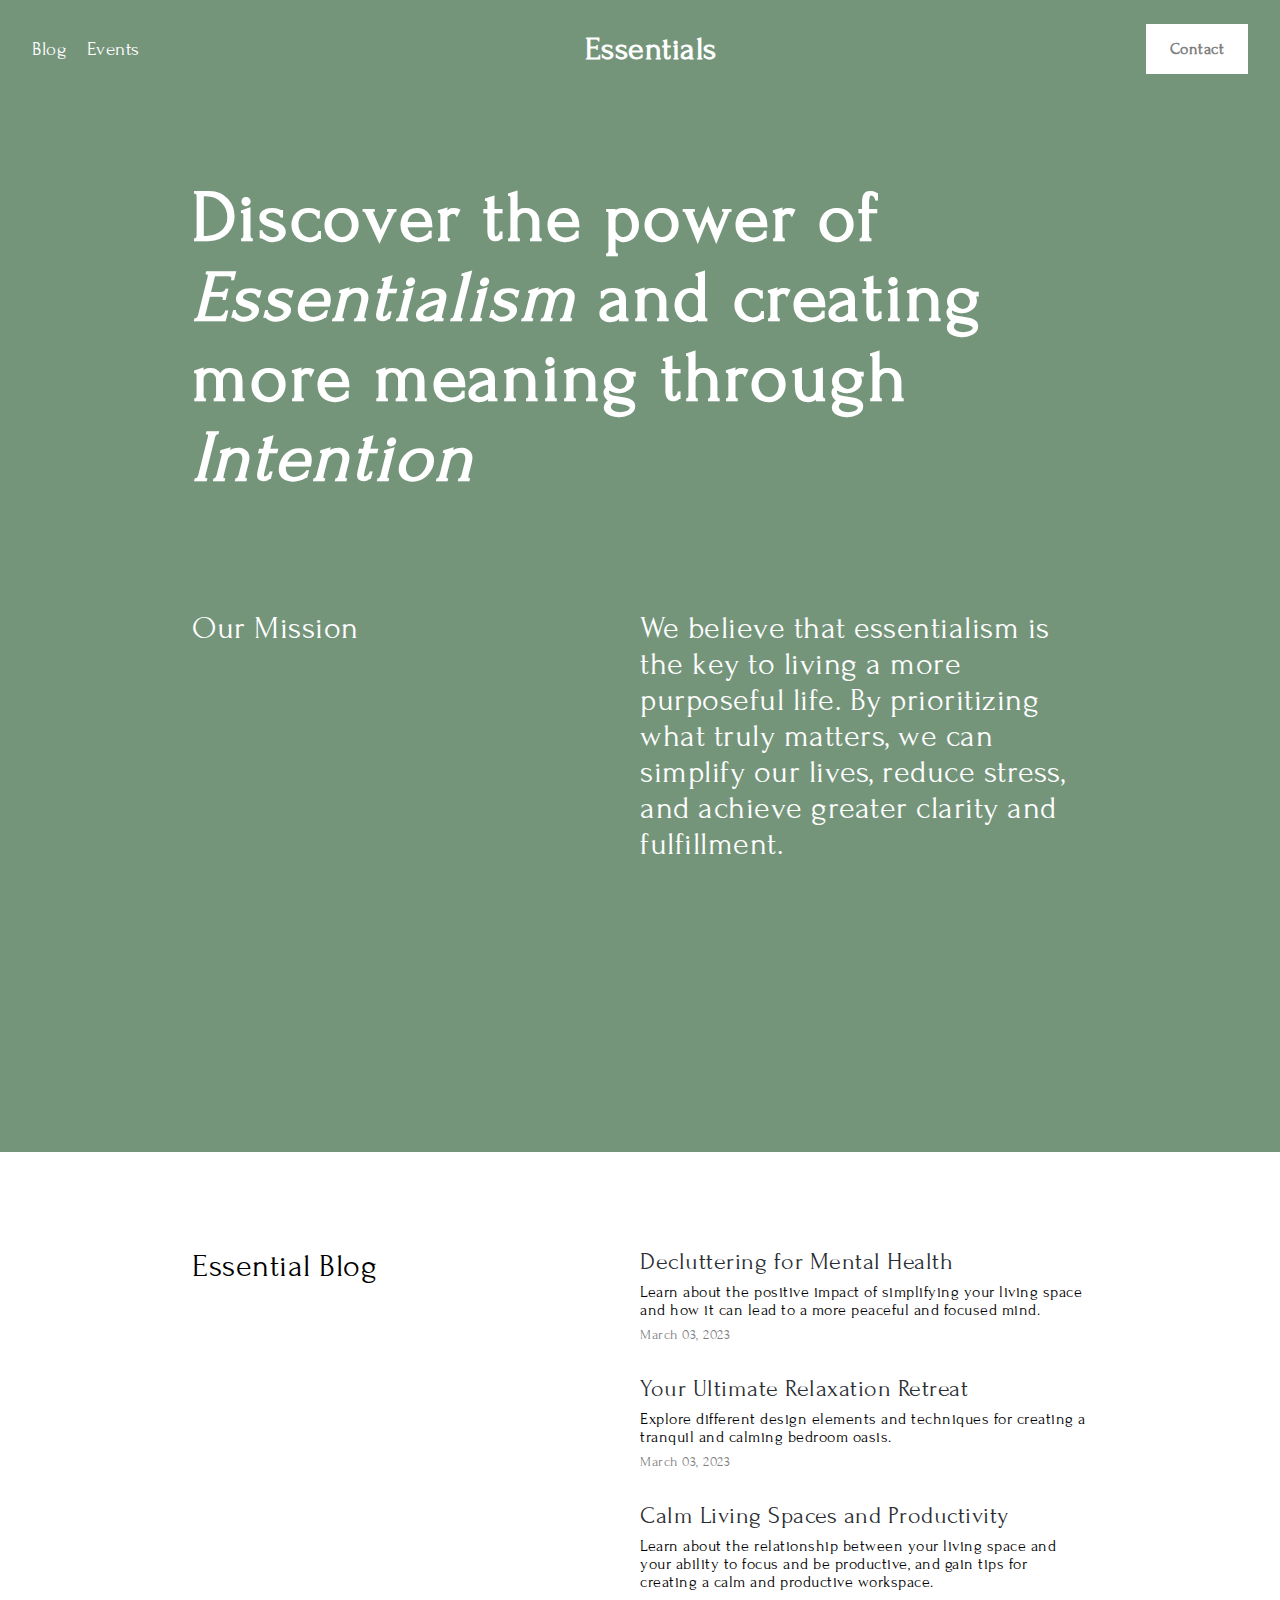
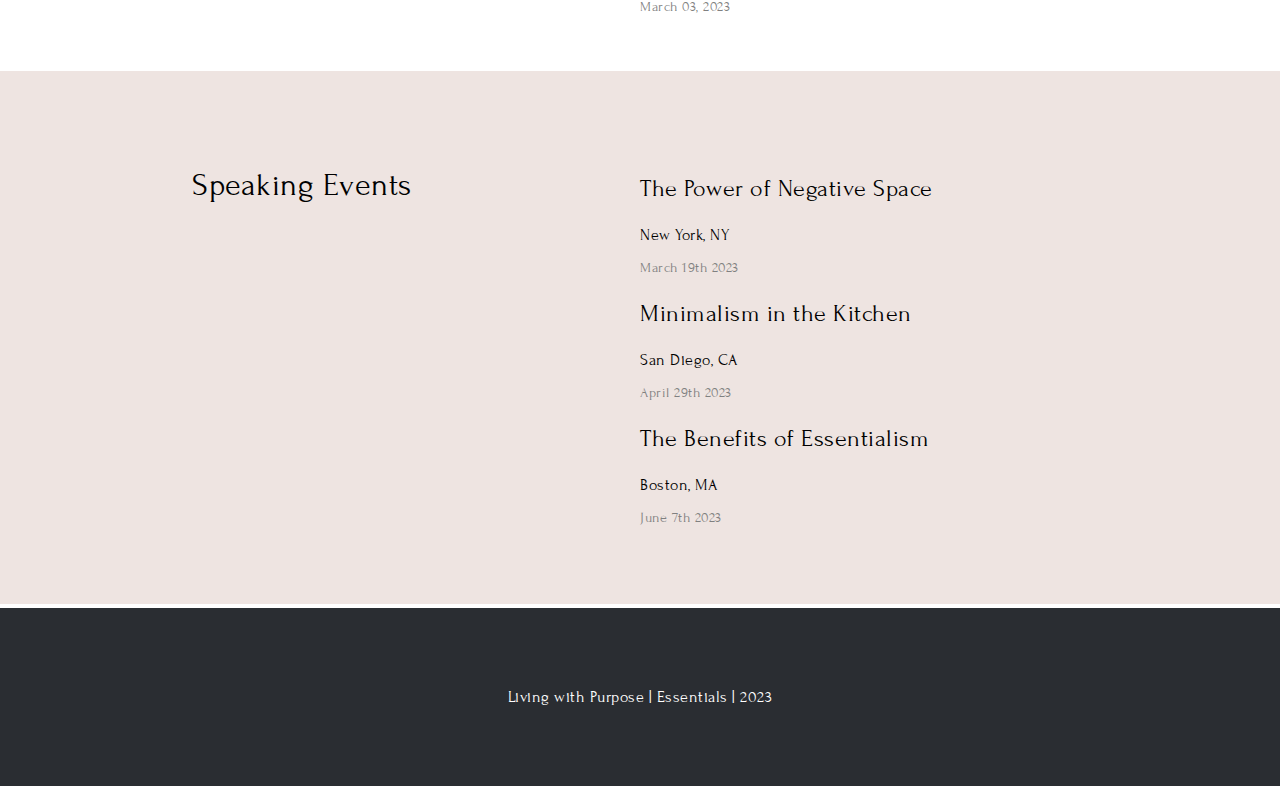
<file: index.html>
<!DOCTYPE html>
<html lang="en">
  <head>
    <meta charset="UTF-8" />
    <meta http-equiv="X-UA-Compatible" content="IE=edge" />
    <meta name="viewport" content="width=device-width, initial-scale=1.0" />
    <link rel="preconnect" href="https://fonts.googleapis.com" />
    <link rel="preconnect" href="https://fonts.gstatic.com" crossorigin />
    <link
      href="https://fonts.googleapis.com/css2?family=Forum&family=Open+Sans:wght@300;400;600;700&display=swap"
      rel="stylesheet"
    />
    <link rel="stylesheet" href="style.css" />
    <title>The Essential Blog</title>
  </head>
  <body>
    <section class="hero">
      <header class="navbar">
        <nav class="links">
          <a href="#blog">Blog</a>
          <a href="#events">Events</a>
        </nav>
        <p class="logo">Essentials</p>
        <a class="contact" href="#">Contact</a>
      </header>
      <div class="content">
        <h1 class="tagline">
          Discover the power of <em>Essentialism</em> and creating more meaning
          through <em>Intention</em>
        </h1>
        <div class="dual-column">
          <p class="section-heading">Our Mission</p>
          <p>
            We believe that essentialism is the key to living a more purposeful
            life. By prioritizing what truly matters, we can simplify our lives,
            reduce stress, and achieve greater clarity and fulfillment.
          </p>
        </div>
      </div>
    </section>
    <section id="blog" class="blog-section">
      <div class="blog-section-content">
        <div class="dual-column">
          <p class="section-heading">Essential Blog</p>
          <div class="blog-posts">
            <p class="blog-title">
              <a href="blog.html">Decluttering for Mental Health</a>
            </p>
            <p class="blog-text">
              Learn about the positive impact of simplifying your living space
              and how it can lead to a more peaceful and focused mind.
            </p>
            <p class="blog-date">March 03, 2023</p>

            <p class="blog-title">Your Ultimate Relaxation Retreat</p>
            <p class="blog-text">
              Explore different design elements and techniques for creating a
              tranquil and calming bedroom oasis.
            </p>
            <p class="blog-date">March 03, 2023</p>

            <p class="blog-title">Calm Living Spaces and Productivity</p>
            <p class="blog-text">
              Learn about the relationship between your living space and your
              ability to focus and be productive, and gain tips for creating a
              calm and productive workspace.
            </p>
            <p class="blog-date">March 03, 2023</p>
          </div>
        </div>
      </div>
    </section>
    <section id="events" class="events-section">
      <div class="events-content">
        <div class="dual-column">
          <p class="section-heading">Speaking Events</p>
          <div class="events-card">
            <p class="event-title">The Power of Negative Space</p>
            <p class="event-location">New York, NY</p>
            <p class="event-date">March 19th 2023</p>
            <p class="event-title">Minimalism in the Kitchen</p>
            <p class="event-location">San Diego, CA</p>
            <p class="event-date">April 29th 2023</p>
            <p class="event-title">The Benefits of Essentialism</p>
            <p class="event-location">Boston, MA</p>
            <p class="event-date">June 7th 2023</p>
          </div>
        </div>
      </div>
    </section>
    <footer class="footer-content">
      <p>Living with Purpose | Essentials | 2023</p>
    </footer>
  </body>
</html>
</file>
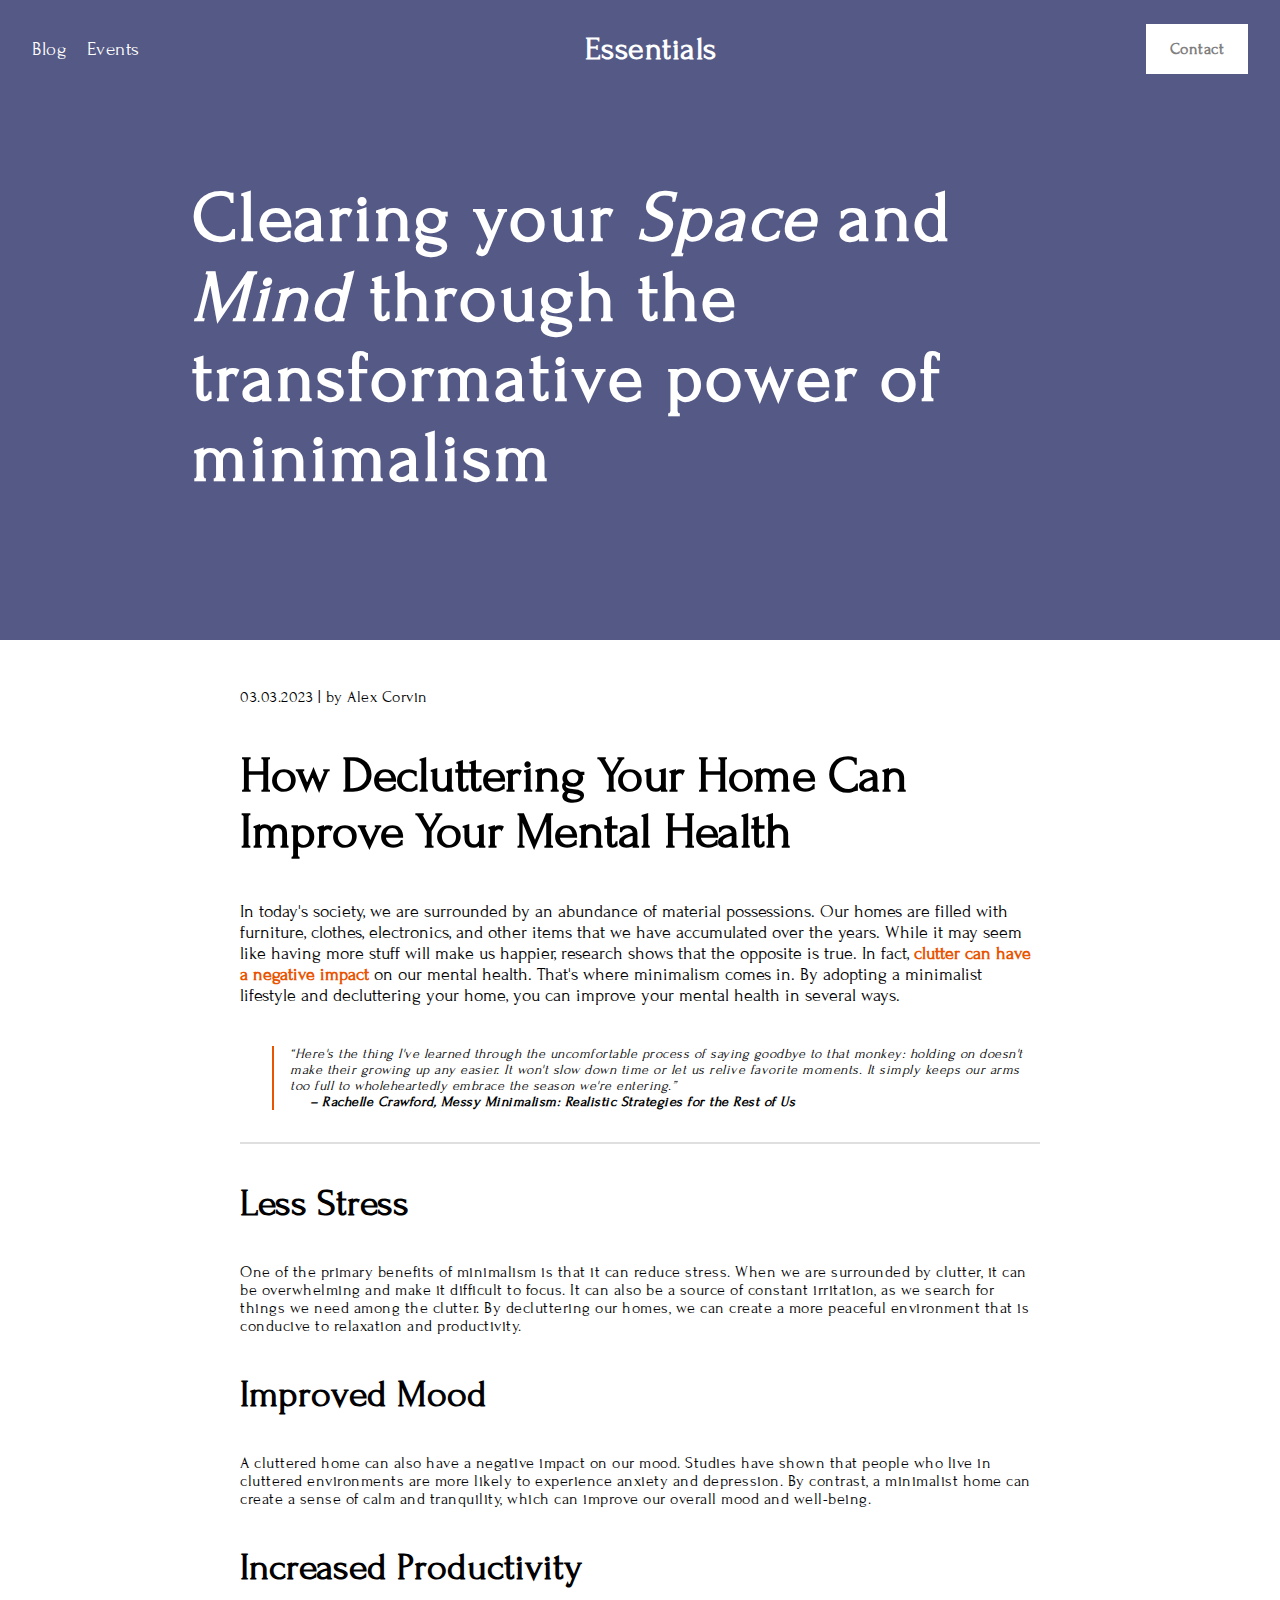
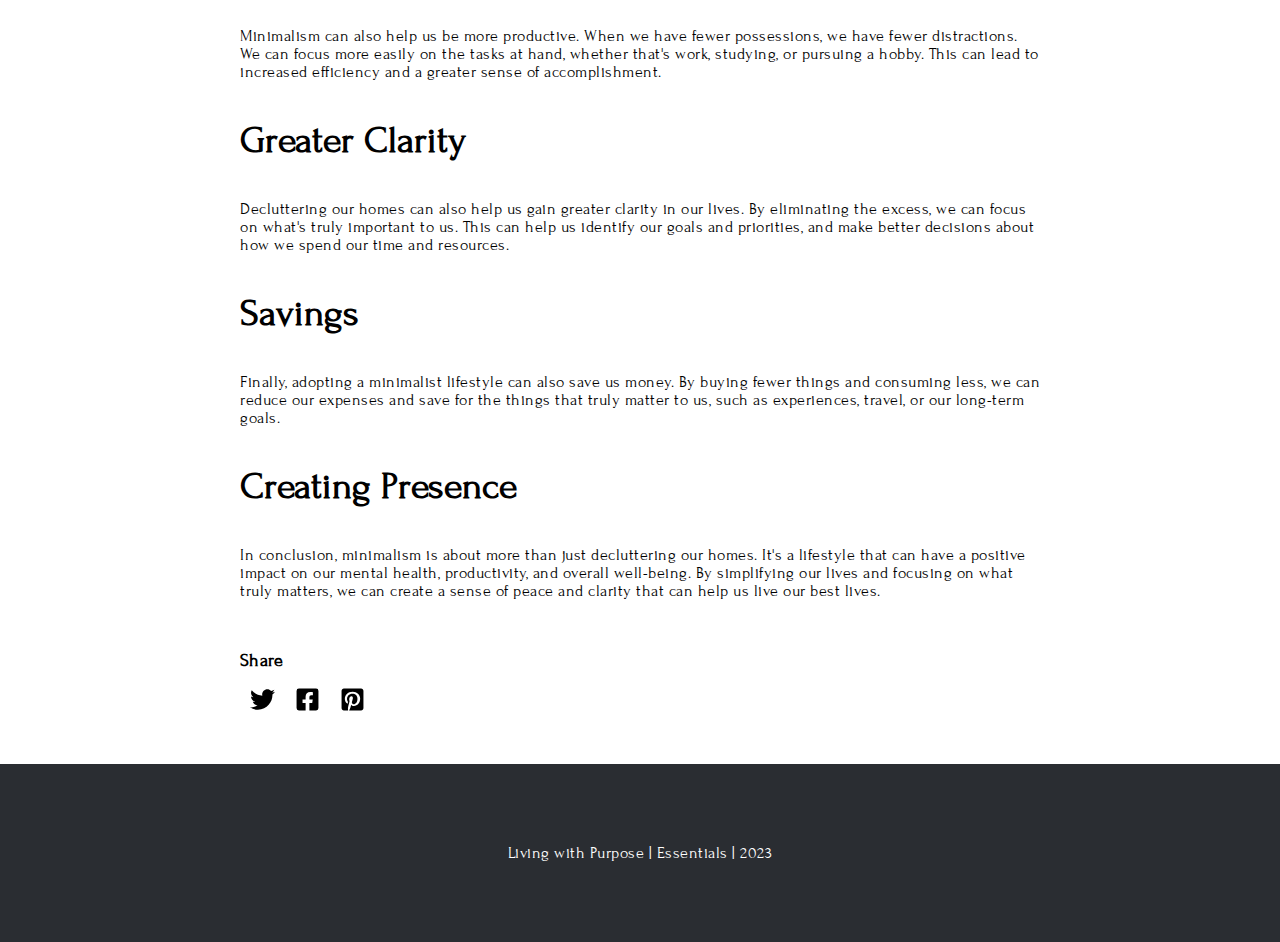
<file: blog.html>
<!DOCTYPE html>
<html lang="en">
  <head>
    <meta charset="UTF-8" />
    <meta http-equiv="X-UA-Compatible" content="IE=edge" />
    <meta name="viewport" content="width=device-width, initial-scale=1.0" />
    <link rel="preconnect" href="https://fonts.googleapis.com">
    <link rel="preconnect" href="https://fonts.gstatic.com" crossorigin>
    <link href="https://fonts.googleapis.com/css2?family=Forum&family=Open+Sans:wght@300;400;600;700&display=swap" rel="stylesheet"> 
    <link rel="stylesheet" href="style.css">
    <title>Essential Blog Post</title>
  </head>
  <body>
    <section class="blog-hero">
      <header class="navbar">
        <nav class="links">
          <a href="#blog">Blog</a>
          <a href="#events">Events</a>
        </nav>
        <p class="logo">Essentials</p>
        <a class="contact" href="#">Contact</a>
      </header>
      <div class="content">
        <h1 class="tagline">
          Clearing your <em>Space</em> and <em>Mind</em> through the transformative power of minimalism
        </h1>
      </div>
    </section>
    <div class="blog-content">
      <p class="blog-info">03.03.2023 | <span>by Alex Corvin</span></p>
      <h2>How Decluttering Your Home Can Improve Your Mental Health</h2>
      <p class="blog-headline">
        In today's society, we are surrounded by an abundance of material possessions. Our homes are filled with furniture, clothes, electronics, and other items that we have accumulated over the years. While it may seem like having more stuff will make us happier, research shows that the opposite is true. In fact, <span class="callout">clutter can have a negative impact</span> on our mental health. That's where minimalism comes in. By adopting a minimalist lifestyle and decluttering your home, you can improve your mental health in several ways.
      </p>
      <blockquote class="quote">
        “Here's the thing I've learned through the uncomfortable process of saying goodbye to that monkey: holding on doesn't make their growing up any easier. It won't slow down time or let us relive favorite moments. It simply keeps our arms too full to wholeheartedly embrace the season we're entering.” 
        <cite>– Rachelle Crawford, <em>Messy Minimalism: Realistic Strategies for the Rest of Us</em></cite>
      </blockquote>
      <hr />
      <h3>Less Stress</h3>
      <p>
        One of the primary benefits of minimalism is that it can reduce stress. When we are surrounded by clutter, it can be overwhelming and make it difficult to focus. It can also be a source of constant irritation, as we search for things we need among the clutter. By decluttering our homes, we can create a more peaceful environment that is conducive to relaxation and productivity.</p>
      </p>
      <h3>Improved Mood</h3>
      <p>A cluttered home can also have a negative impact on our mood. Studies have shown that people who live in cluttered environments are more likely to experience anxiety and depression. By contrast, a minimalist home can create a sense of calm and tranquility, which can improve our overall mood and well-being.</p>
      <h3>Increased Productivity</h3>
      <p>Minimalism can also help us be more productive. When we have fewer possessions, we have fewer distractions. We can focus more easily on the tasks at hand, whether that's work, studying, or pursuing a hobby. This can lead to increased efficiency and a greater sense of accomplishment.</p>
      <h3>Greater Clarity</h3>
      <p>Decluttering our homes can also help us gain greater clarity in our lives. By eliminating the excess, we can focus on what's truly important to us. This can help us identify our goals and priorities, and make better decisions about how we spend our time and resources.</p>

      <h3>Savings</h3>

      <p>Finally, adopting a minimalist lifestyle can also save us money. By buying fewer things and consuming less, we can reduce our expenses and save for the things that truly matter to us, such as experiences, travel, or our long-term goals.</p>

      <h3>Creating Presence</h3>

      <p>In conclusion, minimalism is about more than just decluttering our homes. It's a lifestyle that can have a positive impact on our mental health, productivity, and overall well-being. By simplifying our lives and focusing on what truly matters, we can create a sense of peace and clarity that can help us live our best lives.</p>
    
    <h4 class="share-title">Share</h4>
    <div class="share-icons">
      <!-- Twitter -->
      <p class="share-icon"><svg xmlns="http://www.w3.org/2000/svg" viewBox="0 0 512 512"><!--! Font Awesome Pro 6.3.0 by @fontawesome - https://fontawesome.com License - https://fontawesome.com/license (Commercial License) Copyright 2023 Fonticons, Inc. --><path d="M459.37 151.716c.325 4.548.325 9.097.325 13.645 0 138.72-105.583 298.558-298.558 298.558-59.452 0-114.68-17.219-161.137-47.106 8.447.974 16.568 1.299 25.34 1.299 49.055 0 94.213-16.568 130.274-44.832-46.132-.975-84.792-31.188-98.112-72.772 6.498.974 12.995 1.624 19.818 1.624 9.421 0 18.843-1.3 27.614-3.573-48.081-9.747-84.143-51.98-84.143-102.985v-1.299c13.969 7.797 30.214 12.67 47.431 13.319-28.264-18.843-46.781-51.005-46.781-87.391 0-19.492 5.197-37.36 14.294-52.954 51.655 63.675 129.3 105.258 216.365 109.807-1.624-7.797-2.599-15.918-2.599-24.04 0-57.828 46.782-104.934 104.934-104.934 30.213 0 57.502 12.67 76.67 33.137 23.715-4.548 46.456-13.32 66.599-25.34-7.798 24.366-24.366 44.833-46.132 57.827 21.117-2.273 41.584-8.122 60.426-16.243-14.292 20.791-32.161 39.308-52.628 54.253z"/></svg></p>
      <!-- Facebook -->
      <p class="share-icon"><svg xmlns="http://www.w3.org/2000/svg" viewBox="0 0 448 512"><!--! Font Awesome Pro 6.3.0 by @fontawesome - https://fontawesome.com License - https://fontawesome.com/license (Commercial License) Copyright 2023 Fonticons, Inc. --><path d="M400 32H48A48 48 0 0 0 0 80v352a48 48 0 0 0 48 48h137.25V327.69h-63V256h63v-54.64c0-62.15 37-96.48 93.67-96.48 27.14 0 55.52 4.84 55.52 4.84v61h-31.27c-30.81 0-40.42 19.12-40.42 38.73V256h68.78l-11 71.69h-57.78V480H400a48 48 0 0 0 48-48V80a48 48 0 0 0-48-48z"/></svg></p>
      <!-- Pinterest -->
      <p class="share-icon"><svg xmlns="http://www.w3.org/2000/svg" viewBox="0 0 448 512"><!--! Font Awesome Pro 6.3.0 by @fontawesome - https://fontawesome.com License - https://fontawesome.com/license (Commercial License) Copyright 2023 Fonticons, Inc. --><path d="M448 80v352c0 26.5-21.5 48-48 48H154.4c9.8-16.4 22.4-40 27.4-59.3 3-11.5 15.3-58.4 15.3-58.4 8 15.3 31.4 28.2 56.3 28.2 74.1 0 127.4-68.1 127.4-152.7 0-81.1-66.2-141.8-151.4-141.8-106 0-162.2 71.1-162.2 148.6 0 36 19.2 80.8 49.8 95.1 4.7 2.2 7.1 1.2 8.2-3.3.8-3.4 5-20.1 6.8-27.8.6-2.5.3-4.6-1.7-7-10.1-12.3-18.3-34.9-18.3-56 0-54.2 41-106.6 110.9-106.6 60.3 0 102.6 41.1 102.6 99.9 0 66.4-33.5 112.4-77.2 112.4-24.1 0-42.1-19.9-36.4-44.4 6.9-29.2 20.3-60.7 20.3-81.8 0-53-75.5-45.7-75.5 25 0 21.7 7.3 36.5 7.3 36.5-31.4 132.8-36.1 134.5-29.6 192.6l2.2.8H48c-26.5 0-48-21.5-48-48V80c0-26.5 21.5-48 48-48h352c26.5 0 48 21.5 48 48z"/></svg></p>
    </div>
  </div>
    <footer class="footer-content">
      <p>Living with Purpose | Essentials | 2023</p>
    </footer>
  </body>
</html>
</file>
<file: style.css>
body {
  margin: 0;
  padding: 0;
  letter-spacing: 0.5px;
  font-family: 'Forum', serif;
}
.hero {
  background-color: #75957b;
  min-height: 90vw;
  color: white;
  display: inline-block;
}
.blog-hero {
  background-color: #545985;
  min-height: 50vw;
  color: white;
  display: inline-block;
}
.navbar {
  display: flex;
  justify-content: space-between;
  align-items: center;
  color: white;
  padding: 24px 32px;
}
.navbar .links a {
  color: white;
  text-decoration: none;
  margin-right: 16px;
  font-size: 1.2rem;
}
.navbar p {
  font-size: 2rem;
  font-weight: bold;
  margin: 0;
}
.navbar .contact {
  background-color: white;
  color: gray;
  font-weight: bold;
  padding: 16px 24px;
  text-decoration: none;
}
.navbar .contact:hover {
  opacity: 0.8;
}
.tagline {
  color: white;
  font-size: 4.5rem;
  letter-spacing: 2px;
  padding: 32px 0;
}
.hero .content,
.blog-hero .content {
  padding: 0 15%;
}
.dual-column {
  font-size: 2rem;
}
.dual-column > p {
  width: 50%;
  box-sizing: border-box;
  float: left;
}
.blog-section {
  background-color: white;
  padding: 64px 0;
}
.blog-section-content {
  padding: 0 15%;
}
.dual-column .blog-posts {
  width: 50%;
  float: left;
}
.blog-title {
  font-size: 1.5rem;
  color: #2a2d32;
}
.blog-title a {
  text-decoration: none;
  color: #2a2d32;
}
.blog-text {
  font-size: 1rem;
}
.blog-posts {
  margin: 24px 0;
}
.blog-posts .blog-date {
  font-size: 0.9rem;
  color: gray;
  margin-bottom: 32px;
}
.blog-posts p {
  margin: 8px 0;
}
.events-section {
  background-color: #eee4e1;
  padding: 64px 0;
  display: inline-block;
  width: 100%;
}
.events-content {
  padding: 0 15%;
}
.events-card {
  width: 50%;
  float: left;
  margin-top: 16px;
}
.event-title {
  font-size: 1.5rem;
}
.event-location {
  font-size: 1rem;
}
.events-card .event-date {
  font-size: 0.9rem;
  color: gray;
}
footer {
  background-color: #2a2d32;
  color: white;
  padding: 64px;
}
.footer-content {
  text-align: center;
  color: white;
}
footer a img {
  color: white;
}
/* Blog Page */
.blog-content h2 {
  font-size: 50px;
  letter-spacing: -0.5px;
}
.blog-content h3 {
  font-size: 38px;
  letter-spacing: 0px;
}
.blog-content h4 {
  font-size: 18px;
  letter-spacing: 0.25px;
}
.blog-content {
  max-width: 800px;
  margin: 0 auto;
  padding: 32px;
}
.blog-content hr {
  border: 1px solid rgba(174, 174, 174, 0.4);
}
.info {
  text-align: center;
  text-transform: uppercase;
  font-family: Bitter, serif;
  font-weight: bold;
  font-size: 14px;
}
.info span {
  color: #e95400;
  letter-spacing: 1.5px;
}
.blog-headline {
  font-weight: 500;
  letter-spacing: 0;
  margin: 40px 0;
  font-size: 18px;
}
.callout {
  color: #e95400;
  font-weight: 600;
}
.quote {
  font-style: italic;
  font-size: 14px;
  border-left: 2px solid #e95400;
  padding-left: 16px;
  margin: 32px 0 32px 32px;
}
.quote cite {
  display: block;
  font-weight: bold;
  margin-left: 20px;
}
.share-title {
  margin: 50px 0;
  margin-bottom: 0;
}
.share-icons {
  display: flex;
}
.share-icon svg {
  fill: #000;
  width: 25px;
  height: 25px;
  margin: 0 10px;
  transform: scale(1);
}
/* Media queries */
@media only screen and (max-width: 1000px) {
  .hero .content,
  .blog-hero .content,
  .blog-content,
  .events-content {
    padding: 0 5%;
  }
  .tagline {
    font-size: 3.5rem;
  }
}
@media only screen and (max-width: 750px) {
  .tagline {
    font-size: 3.5rem;
  }
  .dual-column > p,
  .dual-column .skills,
  .dual-column .blog-posts {
    width: 100%;
  }
  .section-heading {
    font-weight: bold;
    font-size: 2.5rem;
    margin-bottom: 0;
  }
  .links {
    display: none;
  }
  .hero .logo {
    font-size: 2.5rem;
  }
}
@media only screen and (max-width: 500px) {
  .tagline {
    font-size: 3rem;
    margin: 0;
  }
}
</file>
